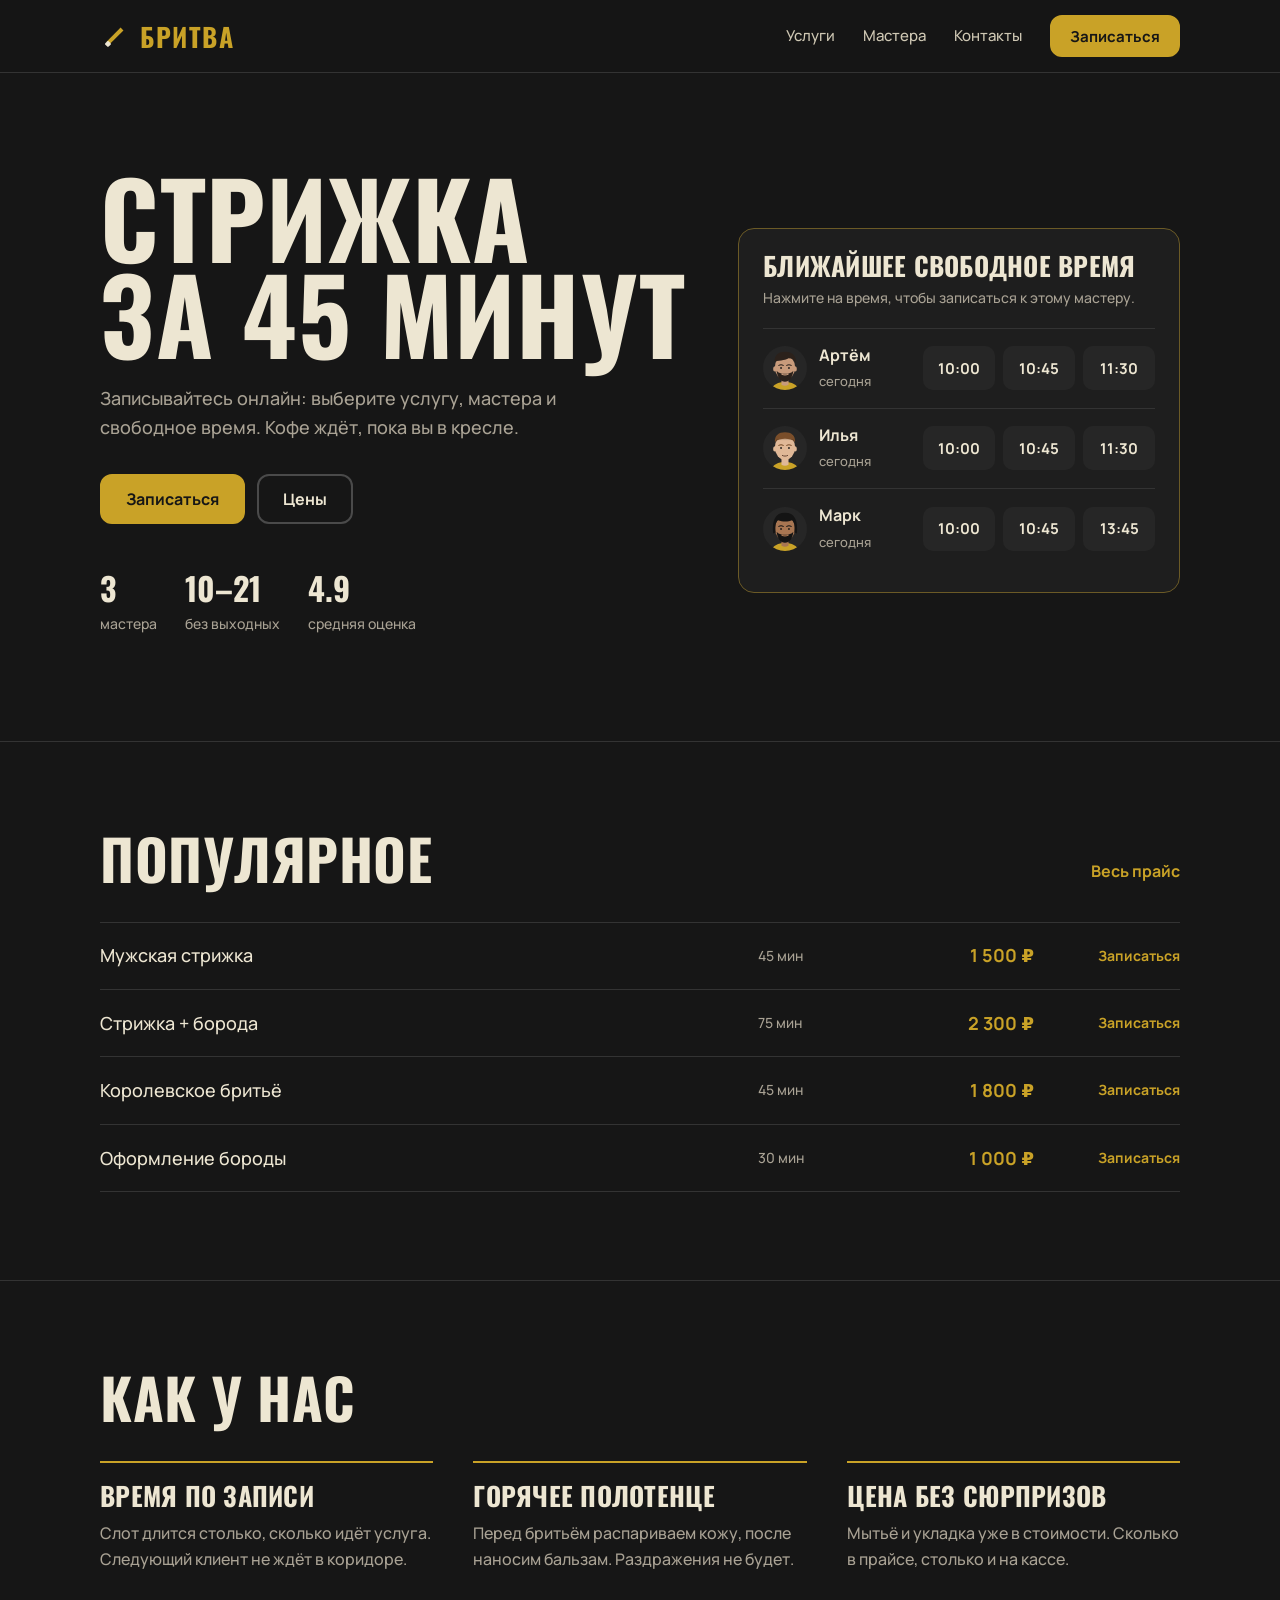
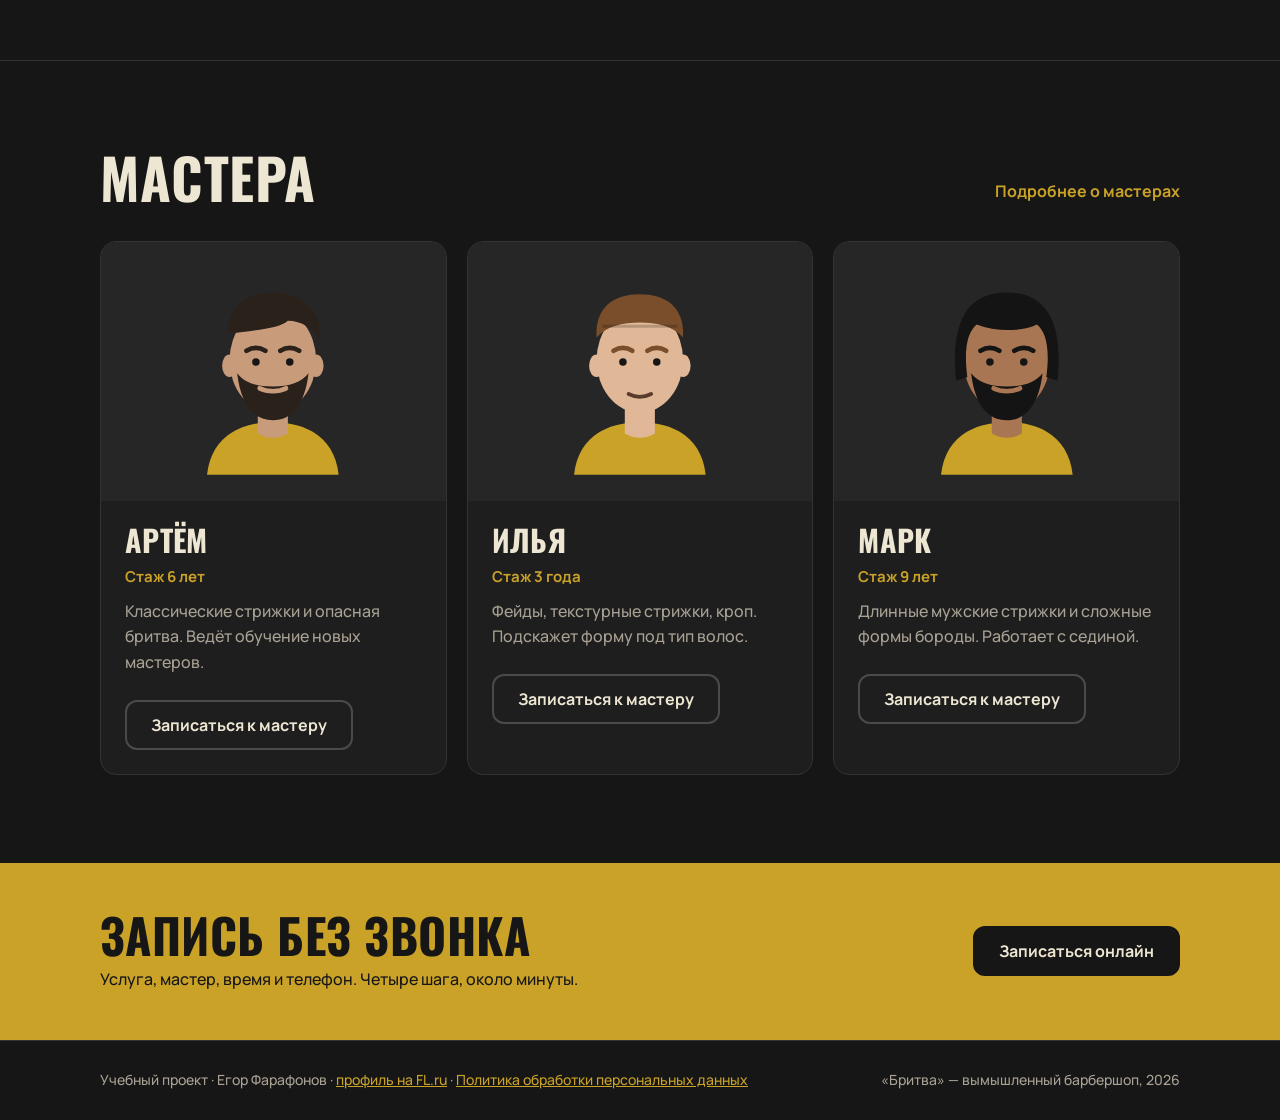
<file: index.html>
<!doctype html>
<html lang="ru">
<head>
<meta charset="utf-8">
<meta name="viewport" content="width=device-width, initial-scale=1">
<title>Бритва — барбершоп: мужские стрижки и бритьё</title>
<meta name="description" content="Барбершоп «Бритва»: мужские стрижки от 900 ₽, борода и королевское бритьё. Онлайн-запись к мастеру за минуту.">
<meta name="theme-color" content="#161616">
<link rel="canonical" href="https://xevorin.github.io/britva-barber/">
<meta property="og:type" content="website">
<meta property="og:locale" content="ru_RU">
<meta property="og:site_name" content="Бритва — барбершоп">
<meta property="og:title" content="Бритва — барбершоп: мужские стрижки и бритьё">
<meta property="og:description" content="Барбершоп «Бритва»: мужские стрижки от 900 ₽, борода и королевское бритьё. Онлайн-запись к мастеру за минуту.">
<meta property="og:url" content="https://xevorin.github.io/britva-barber/">
<meta property="og:image" content="https://xevorin.github.io/britva-barber/screenshot.png">
<link rel="icon" href="favicon.svg" type="image/svg+xml">
<link rel="stylesheet" href="fonts/fonts.css">
<link rel="stylesheet" href="css/style.css">
<script src="js/app.js" defer></script>
</head>
<body>
<a class="skip" href="#main">К содержимому</a>
<header class="header">
  <div class="wrap header__in">
    <a class="logo" href="index.html" aria-current="page"><svg viewBox="0 0 64 64" aria-hidden="true"><path d="M14 44 L44 14 L50 20 L22 48 Z" fill="#C9A227"/><rect x="12" y="44" width="10" height="10" rx="2" transform="rotate(-45 17 49)" fill="#EDE6D2"/></svg><span>БРИТВА</span></a>
    <button class="burger" type="button" aria-expanded="false" aria-controls="nav" aria-label="Открыть меню"><span></span></button>
    <nav class="nav" id="nav" aria-label="Основное меню">
      <ul class="nav__list"><li><a class="nav__link" href="services.html">Услуги</a></li><li><a class="nav__link" href="masters.html">Мастера</a></li><li><a class="nav__link" href="contacts.html">Контакты</a></li></ul>
      <button type="button" class="btn" data-book>Записаться</button>
    </nav>
  </div>
</header>
<main id="main">
<section class="hero">
  <div class="wrap hero__grid">
    <div>
      <h1>Стрижка<br>за 45 минут</h1>
      <p class="hero__lead">Записывайтесь онлайн: выберите услугу, мастера и свободное время. Кофе ждёт, пока вы в кресле.</p>
      <div class="hero__actions">
        <button type="button" class="btn" data-book>Записаться</button>
        <a class="btn btn--ghost" href="services.html">Цены</a>
      </div>
      <ul class="hero__facts">
        <li><b>3</b><span>мастера</span></li>
        <li><b>10–21</b><span>без выходных</span></li>
        <li><b>4.9</b><span>средняя оценка</span></li>
      </ul>
    </div>
    <aside class="board" aria-labelledby="board-title">
      <h2 id="board-title" class="board__title">Ближайшее свободное время</h2>
      <p class="board__sub">Нажмите на время, чтобы записаться к этому мастеру.</p>
      <ul class="board__list" data-free-board></ul>
    </aside>
  </div>
</section>

<section class="section" aria-labelledby="popular-title">
  <div class="wrap">
    <div class="section__head">
      <h2 id="popular-title">Популярное</h2>
      <a class="link-more" href="services.html">Весь прайс</a>
    </div>
    <ul class="price-list" data-prices="popular"></ul>
  </div>
</section>

<section class="section" aria-labelledby="why-title">
  <div class="wrap">
    <div class="section__head"><h2 id="why-title">Как у нас</h2></div>
    <div class="rules">
      <article class="rule"><h3>Время по записи</h3><p>Слот длится столько, сколько идёт услуга. Следующий клиент не ждёт в коридоре.</p></article>
      <article class="rule"><h3>Горячее полотенце</h3><p>Перед бритьём распариваем кожу, после наносим бальзам. Раздражения не будет.</p></article>
      <article class="rule"><h3>Цена без сюрпризов</h3><p>Мытьё и укладка уже в стоимости. Сколько в прайсе, столько и на кассе.</p></article>
    </div>
  </div>
</section>

<section class="section" aria-labelledby="team-title">
  <div class="wrap">
    <div class="section__head"><h2 id="team-title">Мастера</h2><a class="link-more" href="masters.html">Подробнее о мастерах</a></div>
    <div class="cards" data-masters data-heading="h3"></div>
  </div>
</section>
<section class="band" aria-labelledby="band-title">
  <div class="wrap band__in">
    <div><h2 id="band-title">Запись без звонка</h2><p>Услуга, мастер, время и телефон. Четыре шага, около минуты.</p></div>
    <button type="button" class="btn" data-book>Записаться онлайн</button>
  </div>
</section>
</main>
<footer class="footer">
  <div class="wrap footer__in">
    <p>Учебный проект · Егор Фарафонов · <a href="https://www.fl.ru/users/farafonovegor07/">профиль на FL.ru</a> · <a href="privacy.html">Политика обработки персональных данных</a></p>
    <p>«Бритва» — вымышленный барбершоп, <span data-year>2026</span></p>
  </div>
</footer>
<button type="button" class="btn sticky-cta" data-book>Записаться</button>
</body>
</html>
</file>
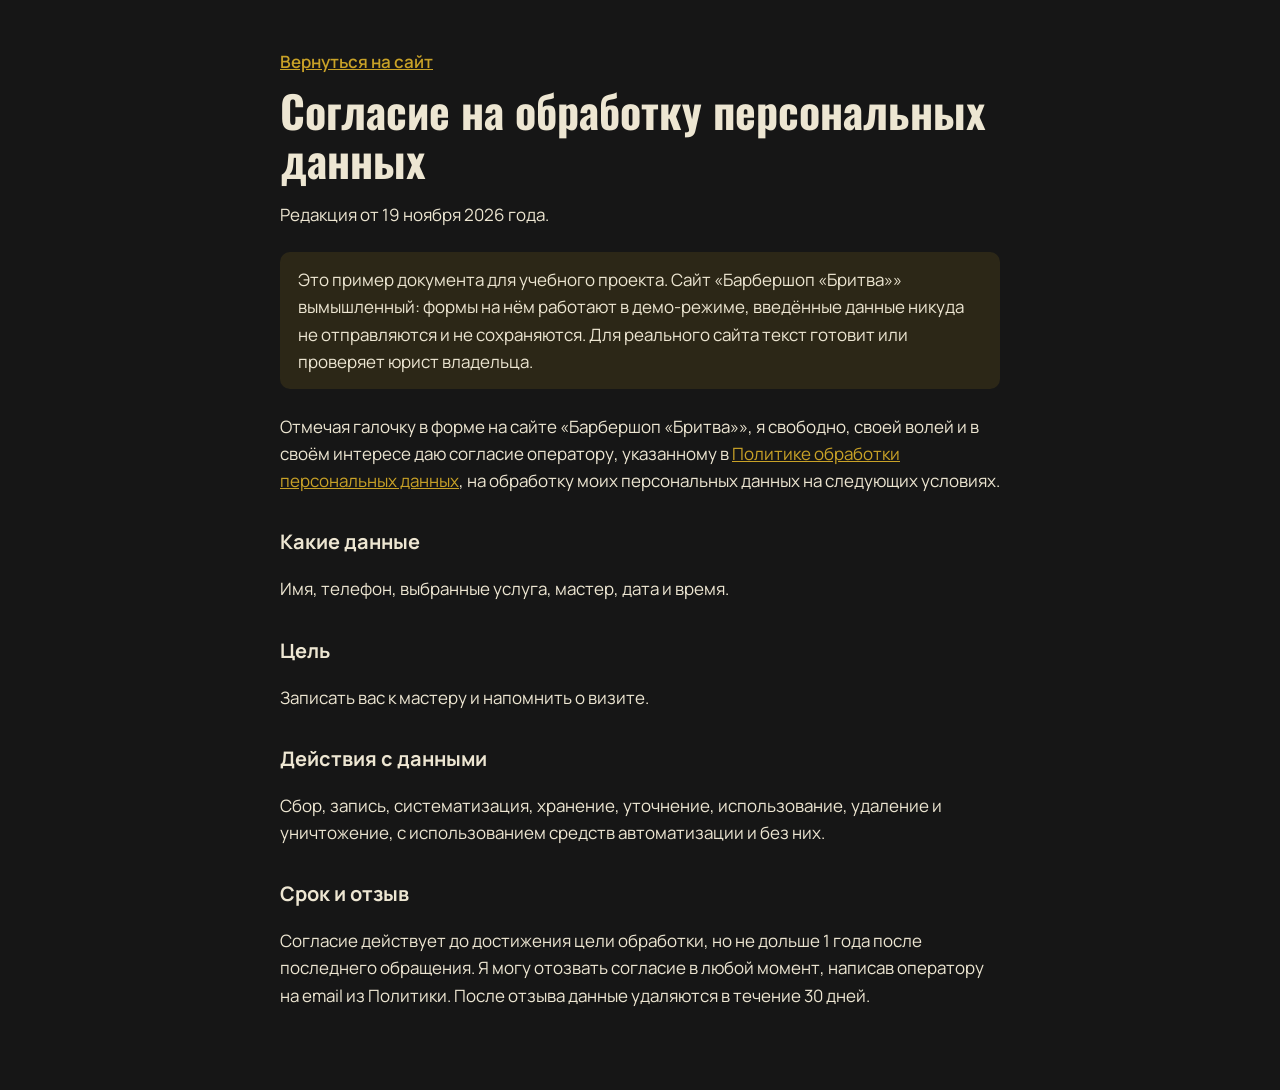
<file: consent.html>
<!doctype html>
<html lang="ru"><head><meta charset="utf-8"><meta name="viewport" content="width=device-width,initial-scale=1">
<title>Согласие на обработку персональных данных — Барбершоп «Бритва»</title><meta name="robots" content="noindex">
<link rel="stylesheet" href="fonts/fonts.css">
<style>
:root{--bg:#161616;--ink:#EDE6D2;--acc:#C9A227}
*{box-sizing:border-box}
body{margin:0;background:var(--bg);color:var(--ink);font:17px/1.6 Manrope,system-ui,sans-serif}
main{max-width:760px;margin:0 auto;padding:48px 20px 64px}
a{color:var(--acc)} a:focus-visible{outline:3px solid var(--acc);outline-offset:3px}
h1{font-family:'Oswald',serif;font-size:clamp(30px,6vw,44px);line-height:1.1;margin:12px 0 8px}
h2{font-size:20px;margin:32px 0 6px}
.note{padding:14px 18px;margin:24px 0;border-radius:10px;background:color-mix(in srgb,var(--acc) 12%,transparent)}
.back{font-weight:600}
</style></head><body><main>
<a class="back" href="./">Вернуться на сайт</a>
<h1>Согласие на обработку персональных данных</h1>
<p>Редакция от 19 ноября 2026 года.</p>
<p class="note">Это пример документа для учебного проекта. Сайт «Барбершоп «Бритва»» вымышленный: формы на нём работают в демо-режиме, введённые данные никуда не отправляются и не сохраняются. Для реального сайта текст готовит или проверяет юрист владельца.</p>

<p>Отмечая галочку в форме на сайте «Барбершоп «Бритва»», я свободно, своей волей и в своём интересе даю согласие оператору, указанному в <a href="privacy.html">Политике обработки персональных данных</a>, на обработку моих персональных данных на следующих условиях.</p>
<h2>Какие данные</h2>
<p>Имя, телефон, выбранные услуга, мастер, дата и время.</p>
<h2>Цель</h2>
<p>Записать вас к мастеру и напомнить о визите.</p>
<h2>Действия с данными</h2>
<p>Сбор, запись, систематизация, хранение, уточнение, использование, удаление и уничтожение, с использованием средств автоматизации и без них.</p>
<h2>Срок и отзыв</h2>
<p>Согласие действует до достижения цели обработки, но не дольше 1 года после последнего обращения. Я могу отозвать согласие в любой момент, написав оператору на email из Политики. После отзыва данные удаляются в течение 30 дней.</p>
</main></body></html>
</file>
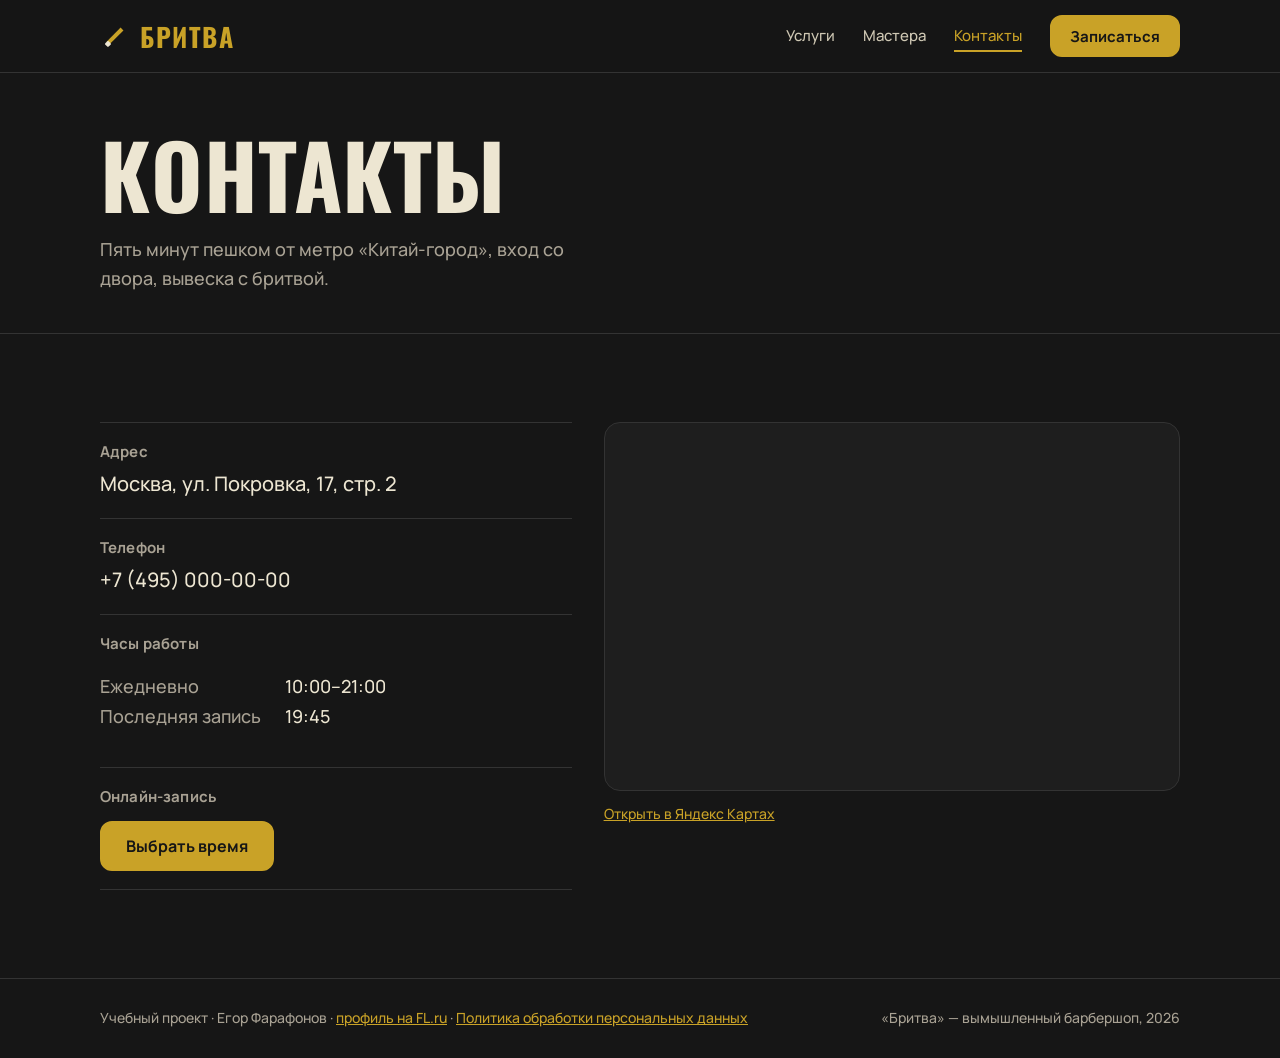
<file: contacts.html>
<!doctype html>
<html lang="ru">
<head>
<meta charset="utf-8">
<meta name="viewport" content="width=device-width, initial-scale=1">
<title>Контакты — барбершоп «Бритва»</title>
<meta name="description" content="Адрес барбершопа «Бритва»: Москва, ул. Покровка, 17. Работаем ежедневно с 10:00 до 21:00. Телефон и карта проезда.">
<meta name="theme-color" content="#161616">
<link rel="canonical" href="https://xevorin.github.io/britva-barber/contacts.html">
<meta property="og:type" content="website">
<meta property="og:locale" content="ru_RU">
<meta property="og:site_name" content="Бритва — барбершоп">
<meta property="og:title" content="Контакты — барбершоп «Бритва»">
<meta property="og:description" content="Адрес барбершопа «Бритва»: Москва, ул. Покровка, 17. Работаем ежедневно с 10:00 до 21:00. Телефон и карта проезда.">
<meta property="og:url" content="https://xevorin.github.io/britva-barber/contacts.html">
<meta property="og:image" content="https://xevorin.github.io/britva-barber/screenshot.png">
<link rel="icon" href="favicon.svg" type="image/svg+xml">
<link rel="stylesheet" href="fonts/fonts.css">
<link rel="stylesheet" href="css/style.css">
<script src="js/app.js" defer></script>
</head>
<body>
<a class="skip" href="#main">К содержимому</a>
<header class="header">
  <div class="wrap header__in">
    <a class="logo" href="index.html"><svg viewBox="0 0 64 64" aria-hidden="true"><path d="M14 44 L44 14 L50 20 L22 48 Z" fill="#C9A227"/><rect x="12" y="44" width="10" height="10" rx="2" transform="rotate(-45 17 49)" fill="#EDE6D2"/></svg><span>БРИТВА</span></a>
    <button class="burger" type="button" aria-expanded="false" aria-controls="nav" aria-label="Открыть меню"><span></span></button>
    <nav class="nav" id="nav" aria-label="Основное меню">
      <ul class="nav__list"><li><a class="nav__link" href="services.html">Услуги</a></li><li><a class="nav__link" href="masters.html">Мастера</a></li><li><a class="nav__link" href="contacts.html" aria-current="page">Контакты</a></li></ul>
      <button type="button" class="btn" data-book>Записаться</button>
    </nav>
  </div>
</header>
<main id="main">
<section class="page-head">
  <div class="wrap">
    <h1>Контакты</h1>
    <p>Пять минут пешком от метро «Китай-город», вход со двора, вывеска с бритвой.</p>
  </div>
</section>
<section class="section">
  <div class="wrap contacts">
    <ul class="contact-list">
      <li><h2>Адрес</h2><p>Москва, ул. Покровка, 17, стр. 2</p></li>
      <li><h2>Телефон</h2><a href="tel:+74950000000">+7 (495) 000-00-00</a></li>
      <li><h2>Часы работы</h2><dl class="hours"><dt>Ежедневно</dt><dd>10:00–21:00</dd><dt>Последняя запись</dt><dd>19:45</dd></dl></li>
      <li><h2>Онлайн-запись</h2><button type="button" class="btn" data-book style="margin-top:8px">Выбрать время</button></li>
    </ul>
    <div>
      <div class="map">
        <iframe title="Карта: барбершоп «Бритва», ул. Покровка" src="https://yandex.ru/map-widget/v1/?ll=37.6458%2C55.7593&amp;z=17&amp;pt=37.6458%2C55.7593%2Cpm2rdm" allowfullscreen></iframe>
      </div>
      <a class="map-link" href="https://yandex.ru/maps/?ll=37.6458%2C55.7593&amp;z=17&amp;pt=37.6458%2C55.7593%2Cpm2rdm">Открыть в Яндекс Картах</a>
    </div>
  </div>
</section>
</main>
<footer class="footer">
  <div class="wrap footer__in">
    <p>Учебный проект · Егор Фарафонов · <a href="https://www.fl.ru/users/farafonovegor07/">профиль на FL.ru</a> · <a href="privacy.html">Политика обработки персональных данных</a></p>
    <p>«Бритва» — вымышленный барбершоп, <span data-year>2026</span></p>
  </div>
</footer>
<button type="button" class="btn sticky-cta" data-book>Записаться</button>
</body>
</html>
</file>
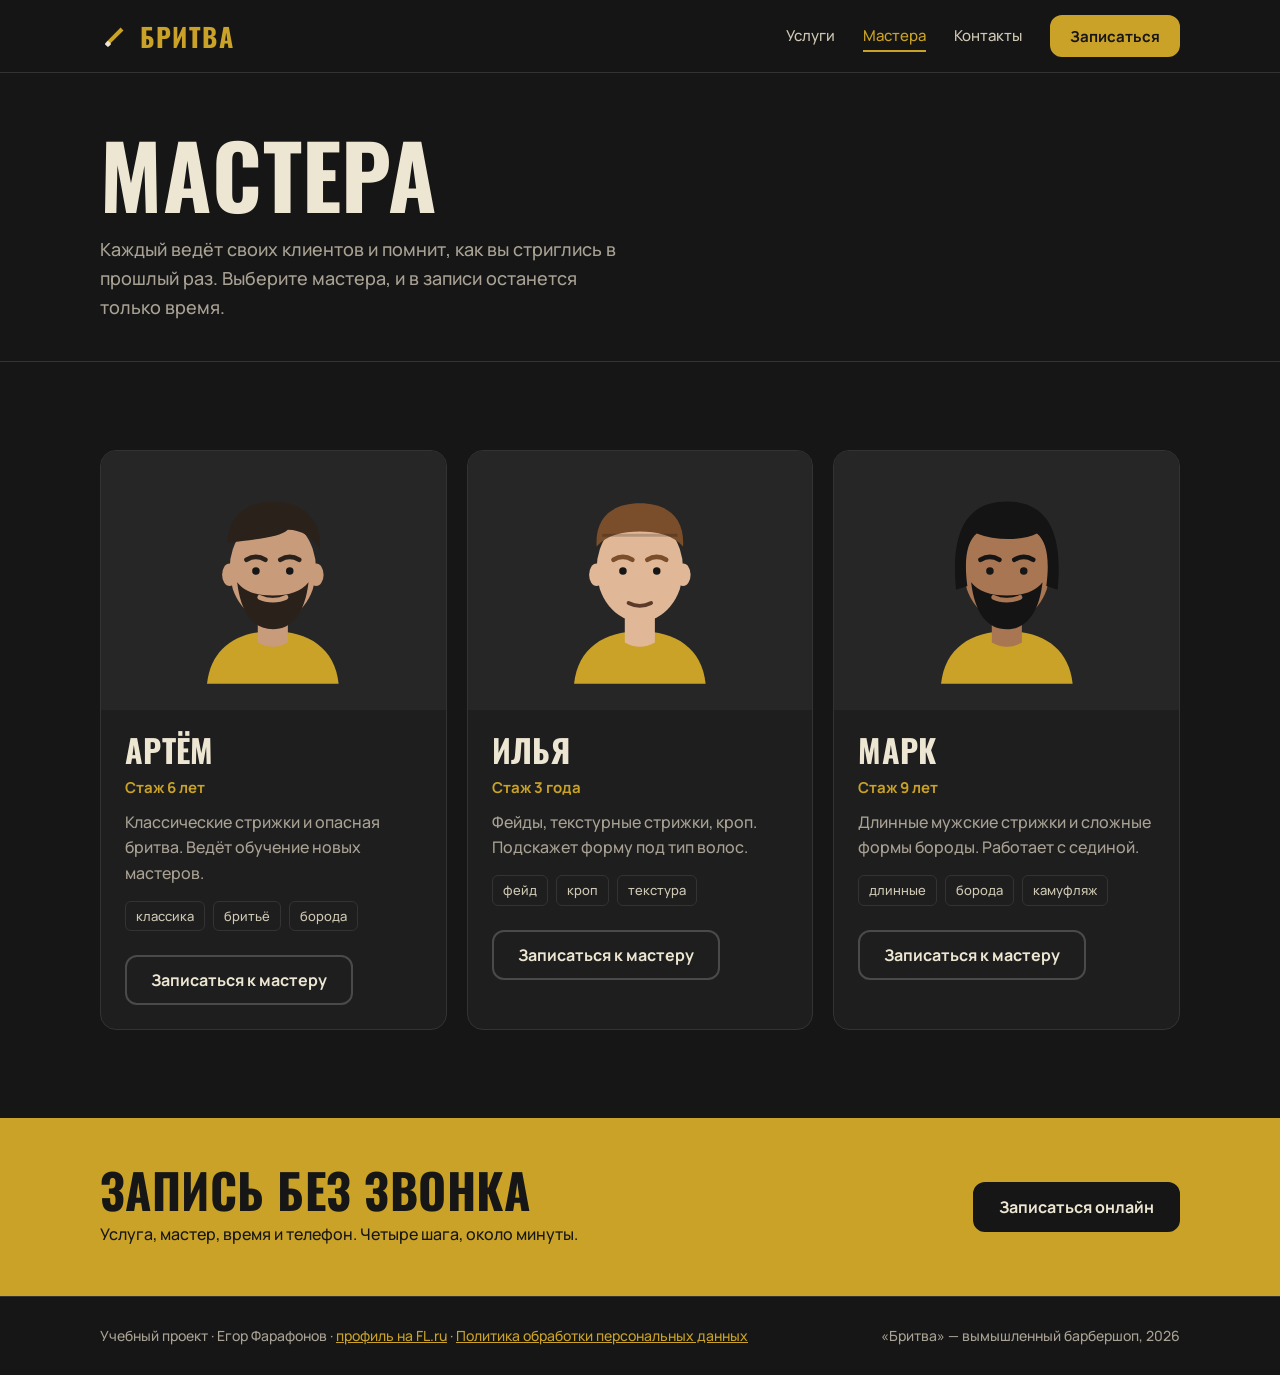
<file: masters.html>
<!doctype html>
<html lang="ru">
<head>
<meta charset="utf-8">
<meta name="viewport" content="width=device-width, initial-scale=1">
<title>Мастера — барбершоп «Бритва»</title>
<meta name="description" content="Три мастера барбершопа «Бритва»: стаж от 3 до 9 лет, классика, фейды, борода. Запись к конкретному мастеру онлайн.">
<meta name="theme-color" content="#161616">
<link rel="canonical" href="https://xevorin.github.io/britva-barber/masters.html">
<meta property="og:type" content="website">
<meta property="og:locale" content="ru_RU">
<meta property="og:site_name" content="Бритва — барбершоп">
<meta property="og:title" content="Мастера — барбершоп «Бритва»">
<meta property="og:description" content="Три мастера барбершопа «Бритва»: стаж от 3 до 9 лет, классика, фейды, борода. Запись к конкретному мастеру онлайн.">
<meta property="og:url" content="https://xevorin.github.io/britva-barber/masters.html">
<meta property="og:image" content="https://xevorin.github.io/britva-barber/screenshot.png">
<link rel="icon" href="favicon.svg" type="image/svg+xml">
<link rel="stylesheet" href="fonts/fonts.css">
<link rel="stylesheet" href="css/style.css">
<script src="js/app.js" defer></script>
</head>
<body>
<a class="skip" href="#main">К содержимому</a>
<header class="header">
  <div class="wrap header__in">
    <a class="logo" href="index.html"><svg viewBox="0 0 64 64" aria-hidden="true"><path d="M14 44 L44 14 L50 20 L22 48 Z" fill="#C9A227"/><rect x="12" y="44" width="10" height="10" rx="2" transform="rotate(-45 17 49)" fill="#EDE6D2"/></svg><span>БРИТВА</span></a>
    <button class="burger" type="button" aria-expanded="false" aria-controls="nav" aria-label="Открыть меню"><span></span></button>
    <nav class="nav" id="nav" aria-label="Основное меню">
      <ul class="nav__list"><li><a class="nav__link" href="services.html">Услуги</a></li><li><a class="nav__link" href="masters.html" aria-current="page">Мастера</a></li><li><a class="nav__link" href="contacts.html">Контакты</a></li></ul>
      <button type="button" class="btn" data-book>Записаться</button>
    </nav>
  </div>
</header>
<main id="main">
<section class="page-head">
  <div class="wrap">
    <h1>Мастера</h1>
    <p>Каждый ведёт своих клиентов и помнит, как вы стриглись в прошлый раз. Выберите мастера, и в записи останется только время.</p>
  </div>
</section>
<section class="section" aria-label="Список мастеров">
  <div class="wrap"><div class="cards" data-masters data-heading="h2" data-full></div></div>
</section>
<section class="band" aria-labelledby="band-title">
  <div class="wrap band__in">
    <div><h2 id="band-title">Запись без звонка</h2><p>Услуга, мастер, время и телефон. Четыре шага, около минуты.</p></div>
    <button type="button" class="btn" data-book>Записаться онлайн</button>
  </div>
</section>
</main>
<footer class="footer">
  <div class="wrap footer__in">
    <p>Учебный проект · Егор Фарафонов · <a href="https://www.fl.ru/users/farafonovegor07/">профиль на FL.ru</a> · <a href="privacy.html">Политика обработки персональных данных</a></p>
    <p>«Бритва» — вымышленный барбершоп, <span data-year>2026</span></p>
  </div>
</footer>
<button type="button" class="btn sticky-cta" data-book>Записаться</button>
</body>
</html>
</file>
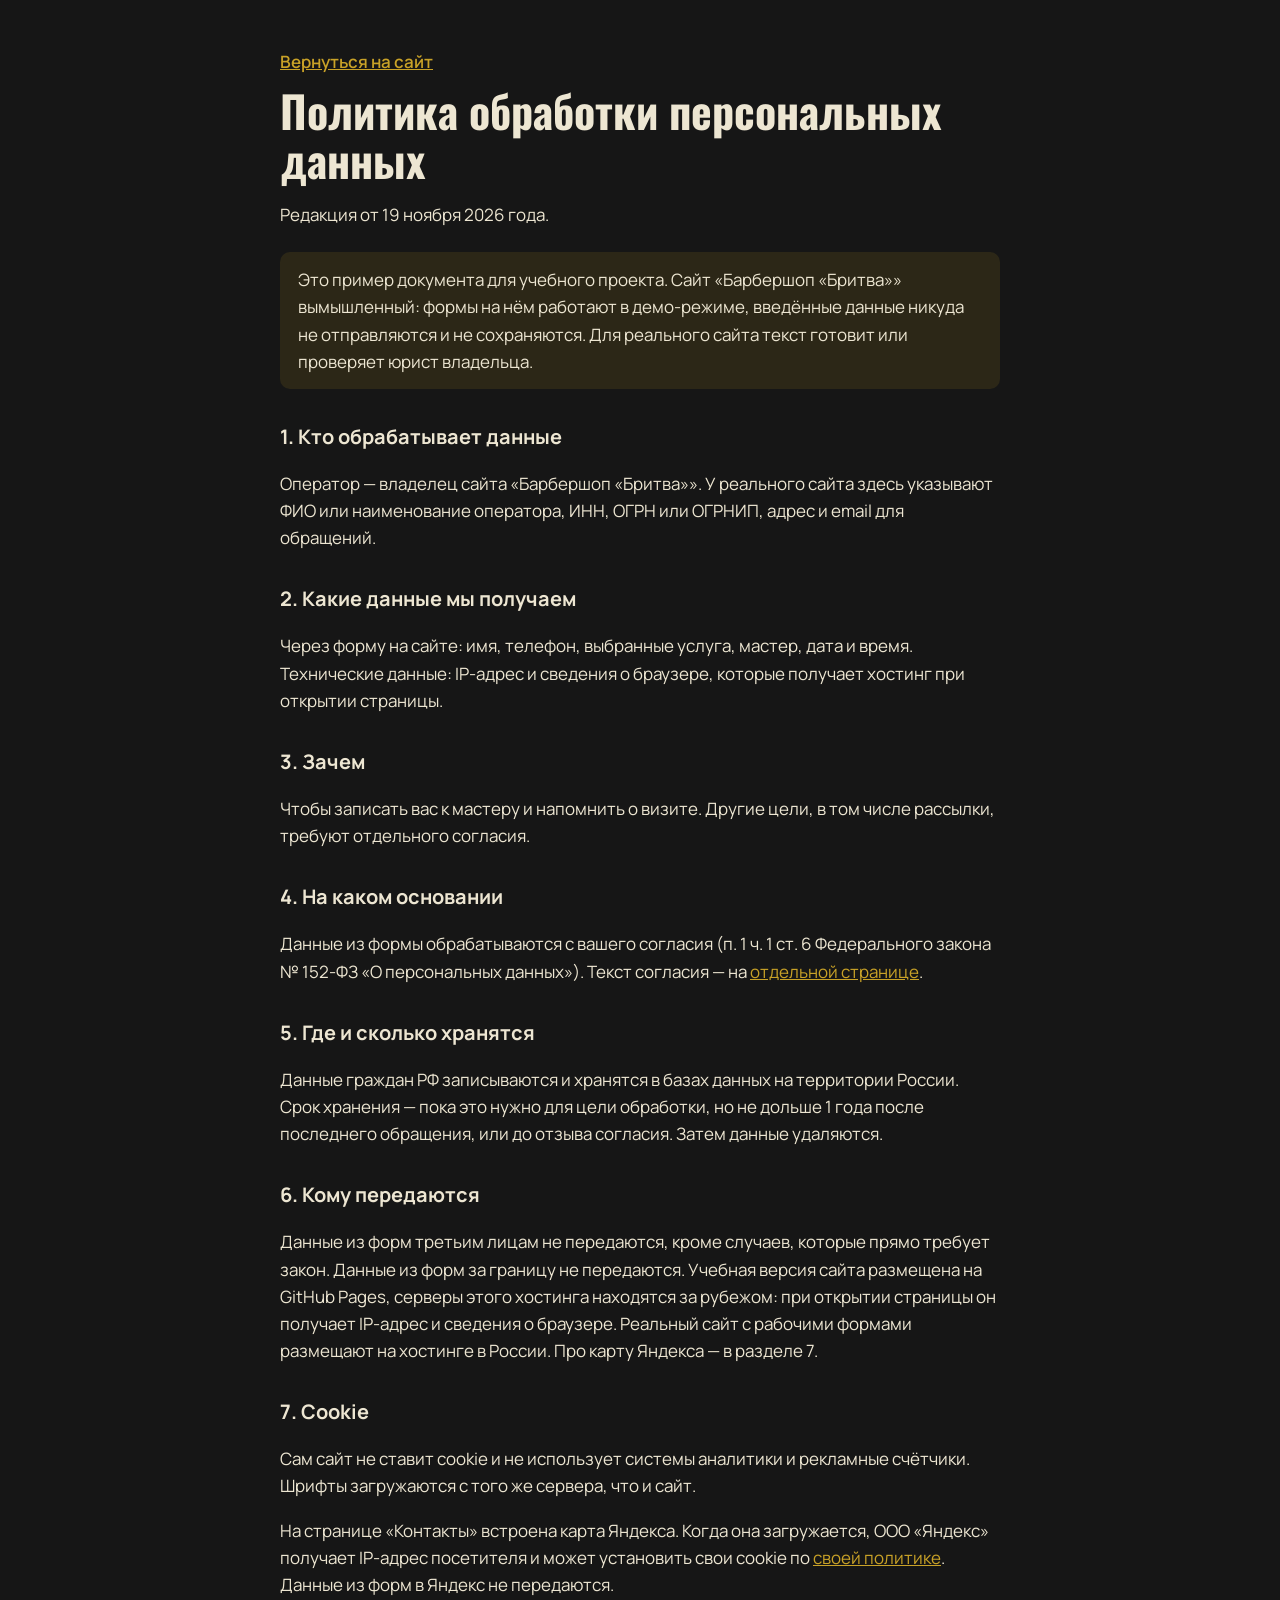
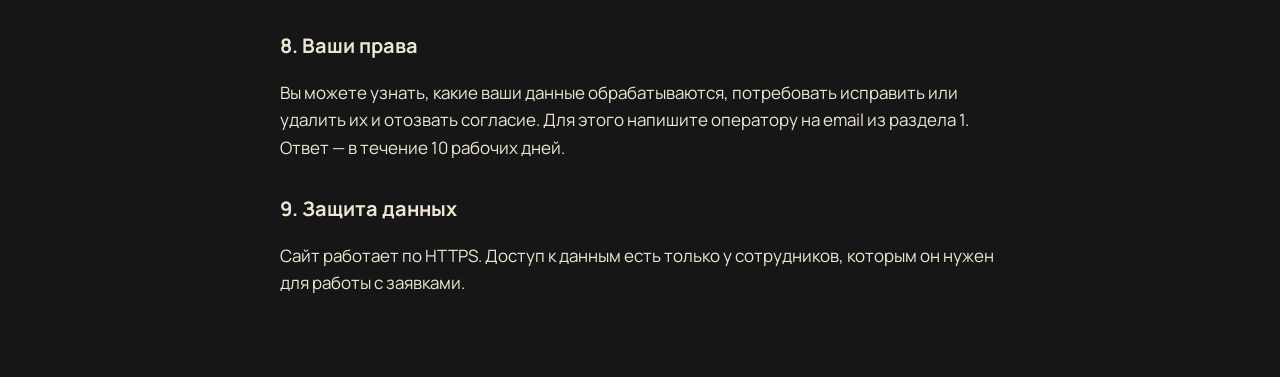
<file: privacy.html>
<!doctype html>
<html lang="ru"><head><meta charset="utf-8"><meta name="viewport" content="width=device-width,initial-scale=1">
<title>Политика обработки персональных данных — Барбершоп «Бритва»</title><meta name="robots" content="noindex">
<link rel="stylesheet" href="fonts/fonts.css">
<style>
:root{--bg:#161616;--ink:#EDE6D2;--acc:#C9A227}
*{box-sizing:border-box}
body{margin:0;background:var(--bg);color:var(--ink);font:17px/1.6 Manrope,system-ui,sans-serif}
main{max-width:760px;margin:0 auto;padding:48px 20px 64px}
a{color:var(--acc)} a:focus-visible{outline:3px solid var(--acc);outline-offset:3px}
h1{font-family:'Oswald',serif;font-size:clamp(30px,6vw,44px);line-height:1.1;margin:12px 0 8px}
h2{font-size:20px;margin:32px 0 6px}
.note{padding:14px 18px;margin:24px 0;border-radius:10px;background:color-mix(in srgb,var(--acc) 12%,transparent)}
.back{font-weight:600}
</style></head><body><main>
<a class="back" href="./">Вернуться на сайт</a>
<h1>Политика обработки персональных данных</h1>
<p>Редакция от 19 ноября 2026 года.</p>
<p class="note">Это пример документа для учебного проекта. Сайт «Барбершоп «Бритва»» вымышленный: формы на нём работают в демо-режиме, введённые данные никуда не отправляются и не сохраняются. Для реального сайта текст готовит или проверяет юрист владельца.</p>

<h2>1. Кто обрабатывает данные</h2>
<p>Оператор — владелец сайта «Барбершоп «Бритва»». У реального сайта здесь указывают ФИО или наименование оператора, ИНН, ОГРН или ОГРНИП, адрес и email для обращений.</p>
<h2>2. Какие данные мы получаем</h2>
<p>Через форму на сайте: имя, телефон, выбранные услуга, мастер, дата и время. Технические данные: IP-адрес и сведения о браузере, которые получает хостинг при открытии страницы.</p>
<h2>3. Зачем</h2>
<p>Чтобы записать вас к мастеру и напомнить о визите. Другие цели, в том числе рассылки, требуют отдельного согласия.</p>
<h2>4. На каком основании</h2>
<p>Данные из формы обрабатываются с вашего согласия (п. 1 ч. 1 ст. 6 Федерального закона № 152-ФЗ «О персональных данных»). Текст согласия — на <a href="consent.html">отдельной странице</a>.</p>
<h2>5. Где и сколько хранятся</h2>
<p>Данные граждан РФ записываются и хранятся в базах данных на территории России. Срок хранения — пока это нужно для цели обработки, но не дольше 1 года после последнего обращения, или до отзыва согласия. Затем данные удаляются.</p>
<h2>6. Кому передаются</h2>
<p>Данные из форм третьим лицам не передаются, кроме случаев, которые прямо требует закон. Данные из форм за границу не передаются. Учебная версия сайта размещена на GitHub Pages, серверы этого хостинга находятся за рубежом: при открытии страницы он получает IP-адрес и сведения о браузере. Реальный сайт с рабочими формами размещают на хостинге в России. Про карту Яндекса — в разделе 7.</p>
<h2>7. Cookie</h2>
<p>Сам сайт не ставит cookie и не использует системы аналитики и рекламные счётчики. Шрифты загружаются с того же сервера, что и сайт.</p>
<p>На странице «Контакты» встроена карта Яндекса. Когда она загружается, ООО «Яндекс» получает IP-адрес посетителя и может установить свои cookie по <a href="https://yandex.ru/legal/confidential/">своей политике</a>. Данные из форм в Яндекс не передаются.</p>
<h2>8. Ваши права</h2>
<p>Вы можете узнать, какие ваши данные обрабатываются, потребовать исправить или удалить их и отозвать согласие. Для этого напишите оператору на email из раздела 1. Ответ — в течение 10 рабочих дней.</p>
<h2>9. Защита данных</h2>
<p>Сайт работает по HTTPS. Доступ к данным есть только у сотрудников, которым он нужен для работы с заявками.</p>
</main></body></html>
</file>
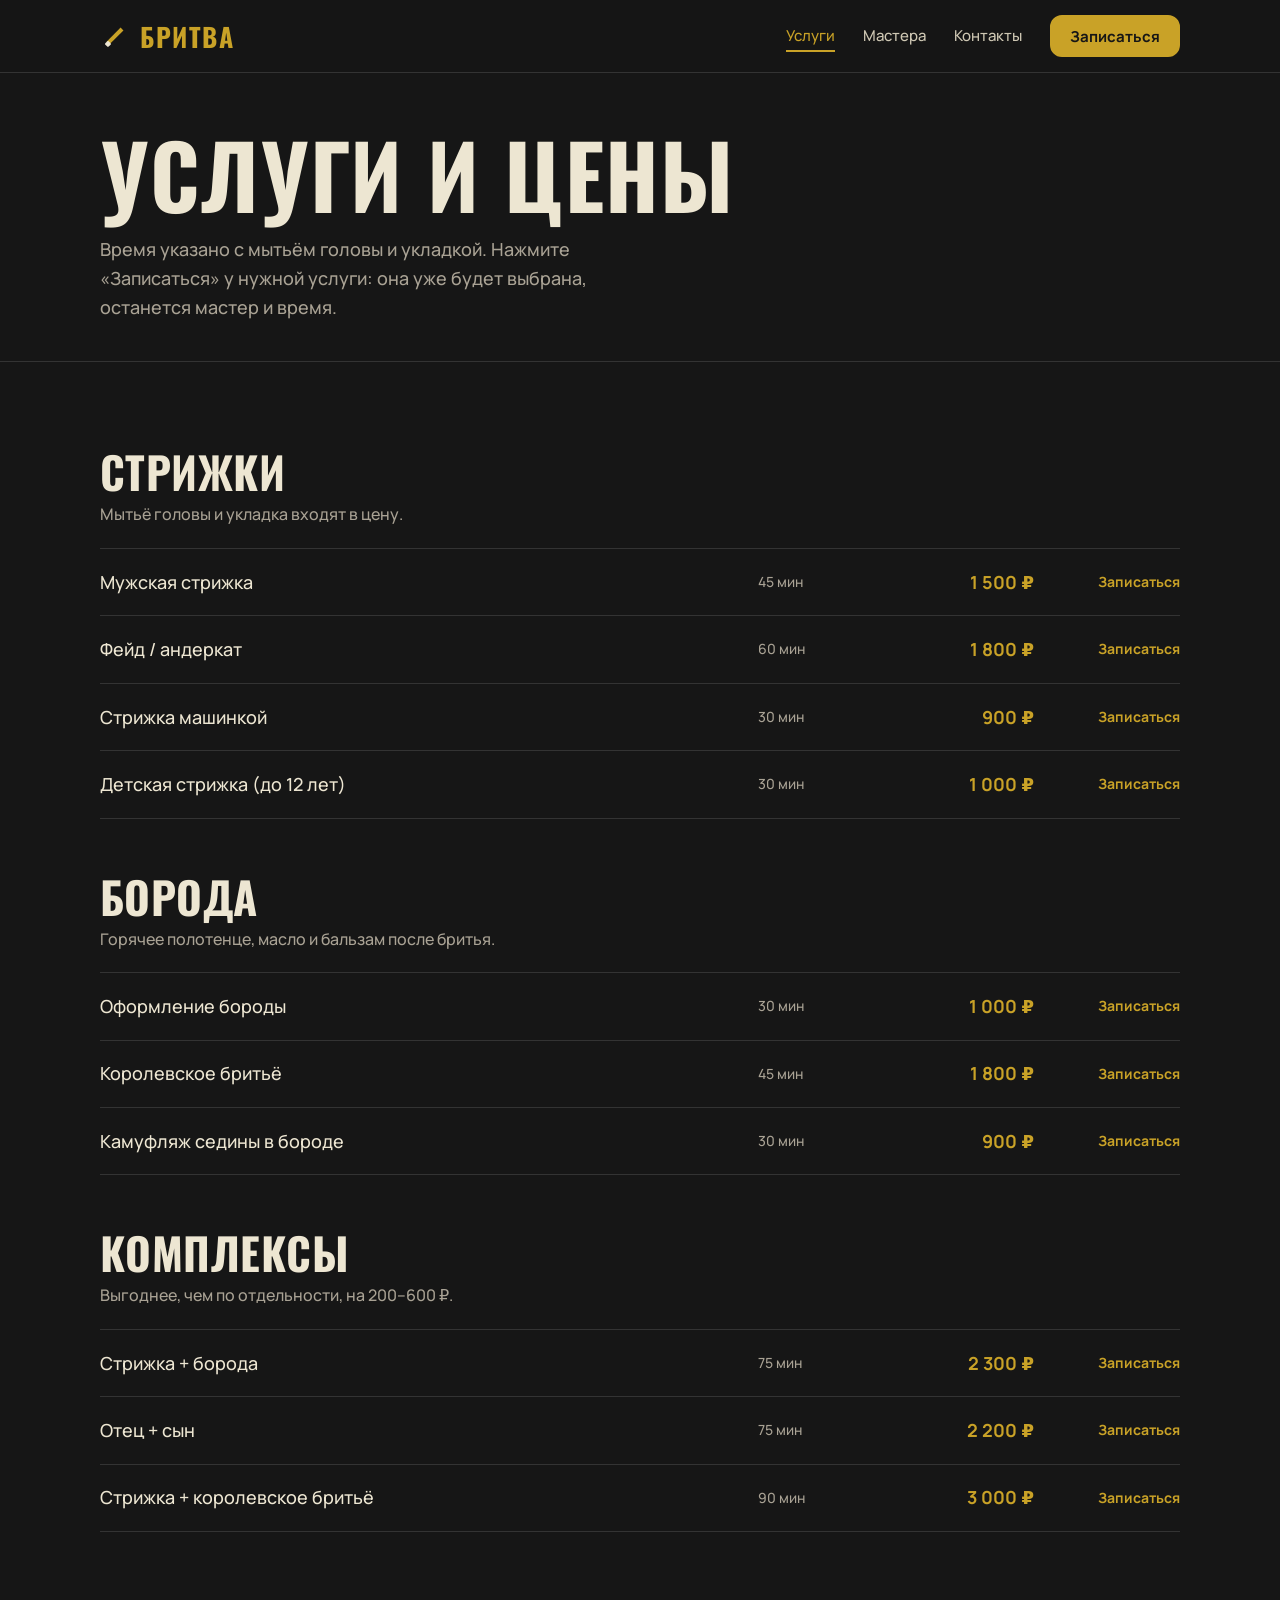
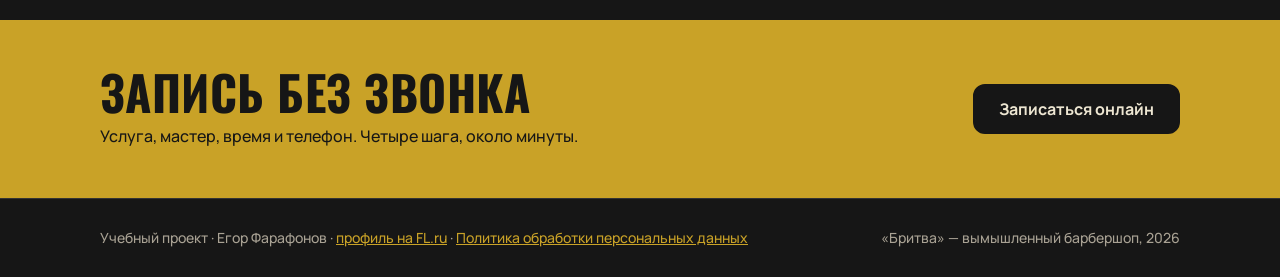
<file: services.html>
<!doctype html>
<html lang="ru">
<head>
<meta charset="utf-8">
<meta name="viewport" content="width=device-width, initial-scale=1">
<title>Услуги и цены — барбершоп «Бритва»</title>
<meta name="description" content="Прайс барбершопа «Бритва»: стрижки, борода, комплексы. Длительность и цена каждой услуги, запись онлайн.">
<meta name="theme-color" content="#161616">
<link rel="canonical" href="https://xevorin.github.io/britva-barber/services.html">
<meta property="og:type" content="website">
<meta property="og:locale" content="ru_RU">
<meta property="og:site_name" content="Бритва — барбершоп">
<meta property="og:title" content="Услуги и цены — барбершоп «Бритва»">
<meta property="og:description" content="Прайс барбершопа «Бритва»: стрижки, борода, комплексы. Длительность и цена каждой услуги, запись онлайн.">
<meta property="og:url" content="https://xevorin.github.io/britva-barber/services.html">
<meta property="og:image" content="https://xevorin.github.io/britva-barber/screenshot.png">
<link rel="icon" href="favicon.svg" type="image/svg+xml">
<link rel="stylesheet" href="fonts/fonts.css">
<link rel="stylesheet" href="css/style.css">
<script src="js/app.js" defer></script>
</head>
<body>
<a class="skip" href="#main">К содержимому</a>
<header class="header">
  <div class="wrap header__in">
    <a class="logo" href="index.html"><svg viewBox="0 0 64 64" aria-hidden="true"><path d="M14 44 L44 14 L50 20 L22 48 Z" fill="#C9A227"/><rect x="12" y="44" width="10" height="10" rx="2" transform="rotate(-45 17 49)" fill="#EDE6D2"/></svg><span>БРИТВА</span></a>
    <button class="burger" type="button" aria-expanded="false" aria-controls="nav" aria-label="Открыть меню"><span></span></button>
    <nav class="nav" id="nav" aria-label="Основное меню">
      <ul class="nav__list"><li><a class="nav__link" href="services.html" aria-current="page">Услуги</a></li><li><a class="nav__link" href="masters.html">Мастера</a></li><li><a class="nav__link" href="contacts.html">Контакты</a></li></ul>
      <button type="button" class="btn" data-book>Записаться</button>
    </nav>
  </div>
</header>
<main id="main">
<section class="page-head">
  <div class="wrap">
    <h1>Услуги и цены</h1>
    <p>Время указано с мытьём головы и укладкой. Нажмите «Записаться» у нужной услуги: она уже будет выбрана, останется мастер и время.</p>
  </div>
</section>
<section class="section">
  <div class="wrap groups">
    <section class="group" aria-labelledby="g-cuts"><h2 id="g-cuts" data-group-title="cuts">Стрижки</h2><p data-group-note="cuts"></p><ul class="price-list" data-prices="cuts"></ul></section>
    <section class="group" aria-labelledby="g-beard"><h2 id="g-beard" data-group-title="beard">Борода</h2><p data-group-note="beard"></p><ul class="price-list" data-prices="beard"></ul></section>
    <section class="group" aria-labelledby="g-combo"><h2 id="g-combo" data-group-title="combo">Комплексы</h2><p data-group-note="combo"></p><ul class="price-list" data-prices="combo"></ul></section>
  </div>
</section>
<section class="band" aria-labelledby="band-title">
  <div class="wrap band__in">
    <div><h2 id="band-title">Запись без звонка</h2><p>Услуга, мастер, время и телефон. Четыре шага, около минуты.</p></div>
    <button type="button" class="btn" data-book>Записаться онлайн</button>
  </div>
</section>
</main>
<footer class="footer">
  <div class="wrap footer__in">
    <p>Учебный проект · Егор Фарафонов · <a href="https://www.fl.ru/users/farafonovegor07/">профиль на FL.ru</a> · <a href="privacy.html">Политика обработки персональных данных</a></p>
    <p>«Бритва» — вымышленный барбершоп, <span data-year>2026</span></p>
  </div>
</footer>
<button type="button" class="btn sticky-cta" data-book>Записаться</button>
</body>
</html>
</file>
<file: fonts/fonts.css>
/* Self-hosted fonts (SIL Open Font License 1.1), files from @fontsource-variable 5.3.0 */

/* oswald-cyrillic-wght-normal */
@font-face {
  font-family: 'Oswald';
  font-style: normal;
  font-display: swap;
  font-weight: 200 700;
  src: url(./oswald-cyrillic-wght-normal.woff2) format('woff2-variations');
  unicode-range: U+0301,U+0400-045F,U+0490-0491,U+04B0-04B1,U+2116;
}

/* oswald-latin-wght-normal */
@font-face {
  font-family: 'Oswald';
  font-style: normal;
  font-display: swap;
  font-weight: 200 700;
  src: url(./oswald-latin-wght-normal.woff2) format('woff2-variations');
  unicode-range: U+0000-00FF,U+0131,U+0152-0153,U+02BB-02BC,U+02C6,U+02DA,U+02DC,U+0304,U+0308,U+0329,U+2000-206F,U+20AC,U+2122,U+2191,U+2193,U+2212,U+2215,U+FEFF,U+FFFD;
}

/* manrope-cyrillic-wght-normal */
@font-face {
  font-family: 'Manrope';
  font-style: normal;
  font-display: swap;
  font-weight: 200 800;
  src: url(./manrope-cyrillic-wght-normal.woff2) format('woff2-variations');
  unicode-range: U+0301,U+0400-045F,U+0490-0491,U+04B0-04B1,U+2116;
}

/* manrope-latin-wght-normal */
@font-face {
  font-family: 'Manrope';
  font-style: normal;
  font-display: swap;
  font-weight: 200 800;
  src: url(./manrope-latin-wght-normal.woff2) format('woff2-variations');
  unicode-range: U+0000-00FF,U+0131,U+0152-0153,U+02BB-02BC,U+02C6,U+02DA,U+02DC,U+0304,U+0308,U+0329,U+2000-206F,U+20AC,U+2122,U+2191,U+2193,U+2212,U+2215,U+FEFF,U+FFFD;
}
</file>
<file: css/style.css>
:root {
  --bg: #161616;
  --bg-2: #1e1e1e;
  --bg-3: #262626;
  --line: #333;
  --brass: #C9A227;
  --brass-2: #e0bb45;
  --cream: #EDE6D2;
  --grey: #A9A294;
  --err: #e07a5f;
  --display: "Oswald", "Arial Narrow", sans-serif;
  --body: "Manrope", system-ui, sans-serif;
  --radius: 12px;
  --wrap: 1160px;
}

*, *::before, *::after { box-sizing: border-box; }
html { -webkit-text-size-adjust: 100%; scroll-behavior: smooth; }
body {
  margin: 0;
  background: var(--bg);
  color: var(--cream);
  font: 500 16px/1.6 var(--body);
  min-height: 100vh;
  display: flex;
  flex-direction: column;
}
main { flex: 1; }
img, svg { display: block; max-width: 100%; }
a { color: var(--brass); }
h1, h2, h3 { margin: 0; font-family: var(--display); font-weight: 700; text-transform: uppercase; line-height: 1; letter-spacing: .01em; }
p { margin: 0; }
button { font: inherit; color: inherit; }
.price { font-family: var(--body); font-weight: 700; color: var(--brass); white-space: nowrap; }

:focus-visible { outline: 3px solid var(--brass); outline-offset: 3px; border-radius: 4px; }

.skip { position: absolute; left: -9999px; top: 8px; z-index: 100; background: var(--brass); color: var(--bg); padding: 10px 16px; border-radius: 8px; font-weight: 700; }
.skip:focus { left: 16px; }

.wrap { width: 100%; max-width: var(--wrap); margin: 0 auto; padding: 0 20px; }
@media (min-width: 768px) { .wrap { padding: 0 40px; } }

/* Buttons */
.btn {
  display: inline-flex; align-items: center; justify-content: center; gap: 8px;
  min-height: 48px; padding: 12px 24px; border-radius: var(--radius);
  border: 2px solid var(--brass); background: var(--brass); color: var(--bg);
  font: 700 16px var(--body); text-decoration: none; cursor: pointer;
  transition: background .2s, border-color .2s, color .2s, transform .2s;
}
.btn:hover { background: var(--brass-2); border-color: var(--brass-2); }
.btn:active { transform: translateY(1px); }
.btn--ghost { background: transparent; color: var(--cream); border-color: #4a4a4a; }
.btn--ghost:hover { background: transparent; border-color: var(--brass); color: var(--brass); }
.btn[disabled] { opacity: .4; cursor: not-allowed; }

/* Header */
.header { position: sticky; top: 0; z-index: 40; background: rgba(22,22,22,.94); backdrop-filter: blur(8px); border-bottom: 1px solid var(--line); }
.header__in { display: flex; align-items: center; justify-content: space-between; gap: 16px; min-height: 72px; }
.logo { display: flex; align-items: center; gap: 10px; font: 700 26px var(--display); letter-spacing: .06em; color: var(--brass); text-decoration: none; }
.logo svg { width: 30px; height: 30px; }
.nav { display: flex; align-items: center; gap: 28px; }
.nav__list { display: flex; gap: 28px; list-style: none; margin: 0; padding: 0; }
.nav__link { position: relative; color: #CFC8B4; text-decoration: none; font-size: 15px; padding: 6px 0; }
.nav__link:hover { color: var(--cream); }
.nav__link[aria-current="page"] { color: var(--brass); }
.nav__link[aria-current="page"]::after { content: ""; position: absolute; left: 0; right: 0; bottom: 0; height: 2px; background: var(--brass); }
.nav .btn { min-height: 42px; padding: 8px 18px; font-size: 15px; }
.burger { display: none; width: 48px; height: 48px; border: 1px solid var(--line); background: transparent; border-radius: 10px; cursor: pointer; position: relative; }
.burger span, .burger span::before, .burger span::after { position: absolute; left: 13px; width: 20px; height: 2px; background: var(--cream); content: ""; transition: transform .25s, opacity .25s; }
.burger span { top: 22px; }
.burger span::before { left: 0; top: -7px; }
.burger span::after { left: 0; top: 7px; }
.burger[aria-expanded="true"] span { background: transparent; }
.burger[aria-expanded="true"] span::before { transform: translateY(7px) rotate(45deg); }
.burger[aria-expanded="true"] span::after { transform: translateY(-7px) rotate(-45deg); }

@media (max-width: 767px) {
  .burger { display: block; }
  .nav { position: fixed; inset: 73px 0 auto 0; flex-direction: column; align-items: stretch; gap: 0; padding: 8px 20px 24px; background: var(--bg); border-bottom: 1px solid var(--line); transform: translateY(-8px); opacity: 0; visibility: hidden; transition: opacity .2s, transform .2s, visibility .2s; }
  .nav.is-open { transform: none; opacity: 1; visibility: visible; }
  .nav__list { flex-direction: column; gap: 0; }
  .nav__link { display: block; padding: 14px 0; font-size: 18px; border-bottom: 1px solid var(--line); }
  .nav__link[aria-current="page"]::after { display: none; }
  .nav .btn { margin-top: 16px; min-height: 48px; }
}

/* Hero */
.hero { padding: 64px 0 56px; position: relative; overflow: hidden; }
.hero__grid { display: grid; gap: 40px; align-items: center; }
@media (min-width: 960px) { .hero { padding: 96px 0 88px; } .hero__grid { grid-template-columns: 1.15fr .85fr; } }
.hero h1 { font-size: clamp(48px, 10vw, 104px); line-height: .92; }
.hero__lead { margin-top: 24px; max-width: 460px; color: var(--grey); font-size: 18px; }
.hero__actions { display: flex; flex-wrap: wrap; gap: 12px; margin-top: 32px; }
.hero__facts { display: flex; flex-wrap: wrap; gap: 28px; margin-top: 40px; padding: 0; list-style: none; }
.hero__facts b { display: block; font: 700 32px var(--display); color: var(--cream); }
.hero__facts span { color: var(--grey); font-size: 14px; }
.board { background: var(--bg-2); border: 1px solid #6b5a26; border-radius: 16px; padding: 24px; }
.board__title { font-size: 26px; color: var(--cream); }
.board__sub { color: var(--grey); font-size: 14px; margin-top: 8px; }
.board__list { list-style: none; margin: 18px 0 0; padding: 0; }
.board__row { display: grid; gap: 10px; padding: 14px 0; border-top: 1px solid var(--line); }
.board__who { display: flex; align-items: center; gap: 12px; }
.board__who b { display: block; }
.board__who small { color: var(--grey); font-size: 13px; }
.board__slots { display: grid; grid-template-columns: repeat(3, 1fr); gap: 8px; }
.board .slot { background: var(--bg-3); }
.board .slot:hover { background: var(--brass); color: var(--bg); }
@media (min-width: 480px) { .board__row { grid-template-columns: 1fr auto; align-items: center; } .board__slots { grid-template-columns: repeat(3, 72px); } }

/* Sections */
.section { padding: 64px 0; border-top: 1px solid var(--line); }
@media (min-width: 768px) { .section { padding: 88px 0; } }
.section__head { display: flex; flex-wrap: wrap; justify-content: space-between; align-items: end; gap: 16px; margin-bottom: 36px; }
.section h2 { font-size: clamp(34px, 6vw, 56px); }
.section__sub { color: var(--grey); max-width: 460px; }
.link-more { color: var(--brass); font-weight: 700; text-decoration: none; border-bottom: 1px solid transparent; }
.link-more:hover { border-color: var(--brass); }

.page-head { padding: 56px 0 40px; }
.page-head h1 { font-size: clamp(44px, 9vw, 88px); }
.page-head p { margin-top: 18px; color: var(--grey); max-width: 520px; font-size: 18px; }

/* Price list */
.price-list { list-style: none; margin: 0; padding: 0; border-top: 1px solid var(--line); }
.price-row { display: grid; grid-template-columns: 1fr auto; gap: 4px 16px; align-items: center; padding: 18px 0; border-bottom: 1px solid var(--line); }
.price-row__name { font-size: 18px; color: var(--cream); }
.price-row__meta { grid-column: 1; color: var(--grey); font-size: 14px; }
.price-row .price { grid-row: 1 / span 2; grid-column: 2; font-size: 18px; text-align: right; }
.price-row__book { grid-column: 1 / -1; justify-self: start; margin-top: 6px; background: none; border: 0; padding: 4px 0; color: var(--brass); font-weight: 700; cursor: pointer; font-size: 14px; }
.price-row__book:hover { text-decoration: underline; }
@media (min-width: 768px) {
  .price-row { grid-template-columns: 1fr 140px 120px 130px; }
  .price-row__meta { grid-column: 2; grid-row: 1; }
  .price-row .price { grid-row: 1; grid-column: 3; grid-row-end: auto; }
  .price-row__book { grid-column: 4; grid-row: 1; justify-self: end; margin: 0; }
}

.groups { display: grid; gap: 56px; }
.group h2 { font-size: clamp(30px, 5vw, 44px); margin-bottom: 8px; }
.group > p { color: var(--grey); margin-bottom: 20px; }

/* Cards */
.cards { display: grid; gap: 20px; grid-template-columns: 1fr; }
@media (min-width: 720px) { .cards { grid-template-columns: repeat(3, 1fr); } }
.card { background: var(--bg-2); border: 1px solid var(--line); border-radius: 16px; padding: 28px; display: flex; flex-direction: column; gap: 14px; }
.card h3 { font-size: 26px; }
.card p { color: var(--grey); }
.rules { display: grid; gap: 32px; }
@media (min-width: 720px) { .rules { grid-template-columns: repeat(3, 1fr); gap: 40px; } }
.rule { border-top: 2px solid var(--brass); padding-top: 20px; }
.rule h3 { font-size: 26px; margin-bottom: 12px; }
.rule p { color: var(--grey); max-width: 34ch; }

/* Masters */
.master { background: var(--bg-2); border: 1px solid var(--line); border-radius: 16px; overflow: hidden; display: flex; flex-direction: column; }
.master__ava { background: var(--bg-3); aspect-ratio: 4 / 3; display: grid; place-items: center; }
.master__ava svg { width: 62%; height: 80%; }
.master__body { padding: 24px; display: flex; flex-direction: column; gap: 10px; flex: 1; }
.master h3 { font-size: 30px; }
.master h2 { font-size: 32px; }
.master__exp { color: var(--brass); font-weight: 700; font-size: 15px; }
.master__spec { color: var(--grey); }
.master__tags { display: flex; flex-wrap: wrap; gap: 8px; padding: 0; margin: 4px 0 0; list-style: none; }
.master__tags li { font-size: 13px; padding: 4px 10px; border: 1px solid var(--line); border-radius: 6px; color: #CFC8B4; }
.master .btn { margin-top: auto; align-self: flex-start; }
.master__body > .btn { margin-top: 14px; }

/* Contacts */
.contacts { display: grid; gap: 32px; }
@media (min-width: 900px) { .contacts { grid-template-columns: .9fr 1.1fr; } }
.contact-list { list-style: none; padding: 0; margin: 0; border-top: 1px solid var(--line); }
.contact-list li { padding: 18px 0; border-bottom: 1px solid var(--line); }
.contact-list h2 { font: 700 15px var(--body); text-transform: none; color: var(--grey); margin-bottom: 6px; }
.contact-list p, .contact-list a { font-size: 20px; color: var(--cream); text-decoration: none; }
.contact-list a:hover { color: var(--brass); }
.hours { display: grid; grid-template-columns: auto auto; justify-content: start; gap: 2px 24px; font-size: 18px; }
.hours dt { color: var(--grey); }
.hours dd { margin: 0; }
.map { border-radius: 16px; overflow: hidden; border: 1px solid var(--line); min-height: 360px; background: var(--bg-2); }
.map iframe { width: 100%; height: 100%; min-height: 360px; border: 0; filter: grayscale(.85) contrast(.95); }
.map-link { display: inline-block; margin-top: 12px; font-size: 14px; }

/* CTA band */
.band { background: var(--brass); color: var(--bg); padding: 48px 0; }
.band__in { display: flex; flex-wrap: wrap; justify-content: space-between; align-items: center; gap: 20px; }
.band h2 { font-size: clamp(30px, 5vw, 48px); }
.band p { margin-top: 8px; }
.band .btn { background: var(--bg); color: var(--cream); border-color: var(--bg); }
.band .btn:hover { background: #000; border-color: #000; }
.band .btn:focus-visible { outline-color: var(--bg); }

/* Footer */
.footer { border-top: 1px solid var(--line); padding: 28px 0; color: var(--grey); font-size: 14px; }
.footer__in { display: flex; flex-wrap: wrap; justify-content: space-between; gap: 12px; }
@media (max-width: 767px) { .footer { padding-bottom: 104px; } }

/* Sticky mobile CTA */
.sticky-cta { display: none; }
@media (max-width: 767px) {
  .sticky-cta { display: flex; position: fixed; left: 12px; right: 12px; bottom: 12px; z-index: 30; width: auto; min-height: 56px; font-size: 17px; box-shadow: 0 12px 30px rgba(0,0,0,.5); }
}

/* Modal */
body.modal-open { overflow: hidden; }
.modal { position: fixed; inset: 0; z-index: 60; display: none; align-items: center; justify-content: center; padding: 16px; }
.modal.is-open { display: flex; }
.modal__backdrop { position: absolute; inset: 0; background: rgba(0,0,0,.72); animation: fade .2s ease; }
.modal__box { position: relative; width: 100%; max-width: 560px; max-height: calc(100vh - 32px); max-height: calc(100dvh - 32px); overflow-y: auto; background: var(--bg); border: 1px solid var(--line); border-radius: 20px; padding: 28px 24px 24px; animation: pop .25s ease; }
@media (min-width: 600px) { .modal__box { padding: 36px; } }
.modal__close { position: absolute; top: 12px; right: 12px; width: 44px; height: 44px; border: 0; background: var(--bg-3); border-radius: 50%; cursor: pointer; font-size: 22px; line-height: 1; color: var(--cream); }
.modal__close:hover { background: #333; }
.modal__title { font-size: 30px; color: var(--brass); padding-right: 48px; }
.steps { display: flex; gap: 6px; list-style: none; padding: 0; margin: 16px 0 22px; }
.steps li { flex: 1; height: 4px; border-radius: 2px; background: var(--bg-3); }
.steps li.is-done { background: var(--brass); }
.step-label { font-size: 14px; color: var(--grey); margin-bottom: 4px; }
.step-title { font: 700 22px var(--display); text-transform: uppercase; margin-bottom: 16px; }
.demo-note { margin-top: 18px; font-size: 13px; color: var(--grey); padding: 10px 12px; border: 1px dashed #4a4a4a; border-radius: 10px; }

.opts { display: grid; gap: 8px; border: 0; padding: 0; margin: 0; }
.opts legend { padding: 0; }
.opt-group { font: 700 14px var(--body); color: var(--grey); margin: 12px 0 2px; }
.opt { position: relative; }
.opt input { position: absolute; opacity: 0; width: 1px; height: 1px; }
.opt label { display: flex; align-items: center; gap: 12px; justify-content: space-between; padding: 12px 14px; border-radius: 12px; background: var(--bg-2); border: 2px solid transparent; cursor: pointer; transition: border-color .15s, background .15s; }
.opt label:hover { background: var(--bg-3); }
.opt input:checked + label { border-color: var(--brass); }
.opt input:focus-visible + label { outline: 3px solid var(--brass); outline-offset: 2px; }
.opt__main { display: flex; align-items: center; gap: 12px; min-width: 0; }
.opt__text b { display: block; font-weight: 700; }
.opt__text small { color: var(--grey); font-size: 13px; }
.opt__ava { width: 44px; height: 44px; border-radius: 50%; flex: none; overflow: hidden; background: var(--bg-3); }

.days { display: flex; gap: 8px; overflow-x: auto; padding: 4px 2px 10px; margin: 0 -2px 8px; scrollbar-width: thin; }
.day { flex: none; min-width: 64px; padding: 10px 6px; border-radius: 12px; border: 2px solid transparent; background: var(--bg-2); cursor: pointer; text-align: center; line-height: 1.2; }
.day small { display: block; color: var(--grey); font-size: 12px; }
.day b { display: block; font: 700 22px var(--display); }
.day[aria-pressed="true"] { border-color: var(--brass); }
.slots { display: grid; grid-template-columns: repeat(auto-fill, minmax(76px, 1fr)); gap: 8px; }
.slot { min-height: 44px; border-radius: 10px; border: 2px solid transparent; background: var(--bg-2); cursor: pointer; font: 700 15px var(--body); }
.slot:hover:not([disabled]) { background: var(--bg-3); }
.slot[aria-pressed="true"] { background: var(--brass); color: var(--bg); }
.slot[disabled] { color: #5c5850; text-decoration: line-through; cursor: not-allowed; background: #1a1a1a; }
.legend { display: flex; gap: 16px; font-size: 13px; color: var(--grey); margin-top: 10px; }

.field { display: grid; gap: 6px; margin-bottom: 14px; }
.field label { font-weight: 700; font-size: 14px; }
.field input { min-height: 50px; padding: 12px 14px; border-radius: 12px; border: 2px solid #3a3a3a; background: var(--bg-2); color: var(--cream); font: 500 16px var(--body); }
.field input:focus { border-color: var(--brass); outline: none; }
.field input:focus-visible { outline: 3px solid var(--brass); outline-offset: 2px; }
.field input[aria-invalid="true"] { border-color: var(--err); }
.field__err { color: var(--err); font-size: 13px; min-height: 18px; }

.modal__nav { display: flex; gap: 10px; justify-content: space-between; margin-top: 22px; }
.modal__nav .btn { flex: 1; }

.summary { list-style: none; padding: 0; margin: 0; border-top: 1px solid var(--line); }
.summary li { display: flex; justify-content: space-between; gap: 16px; padding: 12px 0; border-bottom: 1px solid var(--line); }
.summary span { color: var(--grey); }
.summary b { text-align: right; }
.done-mark { width: 64px; height: 64px; border-radius: 50%; background: var(--brass); display: grid; place-items: center; margin: 22px 0 18px; }
.step-title:focus { outline: none; }
.done-mark svg { width: 30px; }

@keyframes fade { from { opacity: 0; } }
@keyframes pop { from { opacity: 0; transform: translateY(12px) scale(.98); } }

.visually-hidden { position: absolute !important; width: 1px; height: 1px; overflow: hidden; clip: rect(0 0 0 0); white-space: nowrap; }

@media (prefers-reduced-motion: reduce) {
  html { scroll-behavior: auto; }
  *, *::before, *::after { animation-duration: .01ms !important; animation-iteration-count: 1 !important; transition-duration: .01ms !important; }
}

/* consent checkbox in booking */
.field--check { display: grid; grid-template-columns: 22px 1fr; gap: 10px; align-items: start; }
.field--check input { width: 20px; height: 20px; min-height: 0; padding: 0; margin: 2px 0 0; border-radius: 4px; accent-color: var(--brass); }
.field--check label { font-size: 14px; line-height: 1.45; text-transform: none; letter-spacing: 0; font-family: var(--body); }
.field--check .field__err { grid-column: 1 / -1; }
</file>
